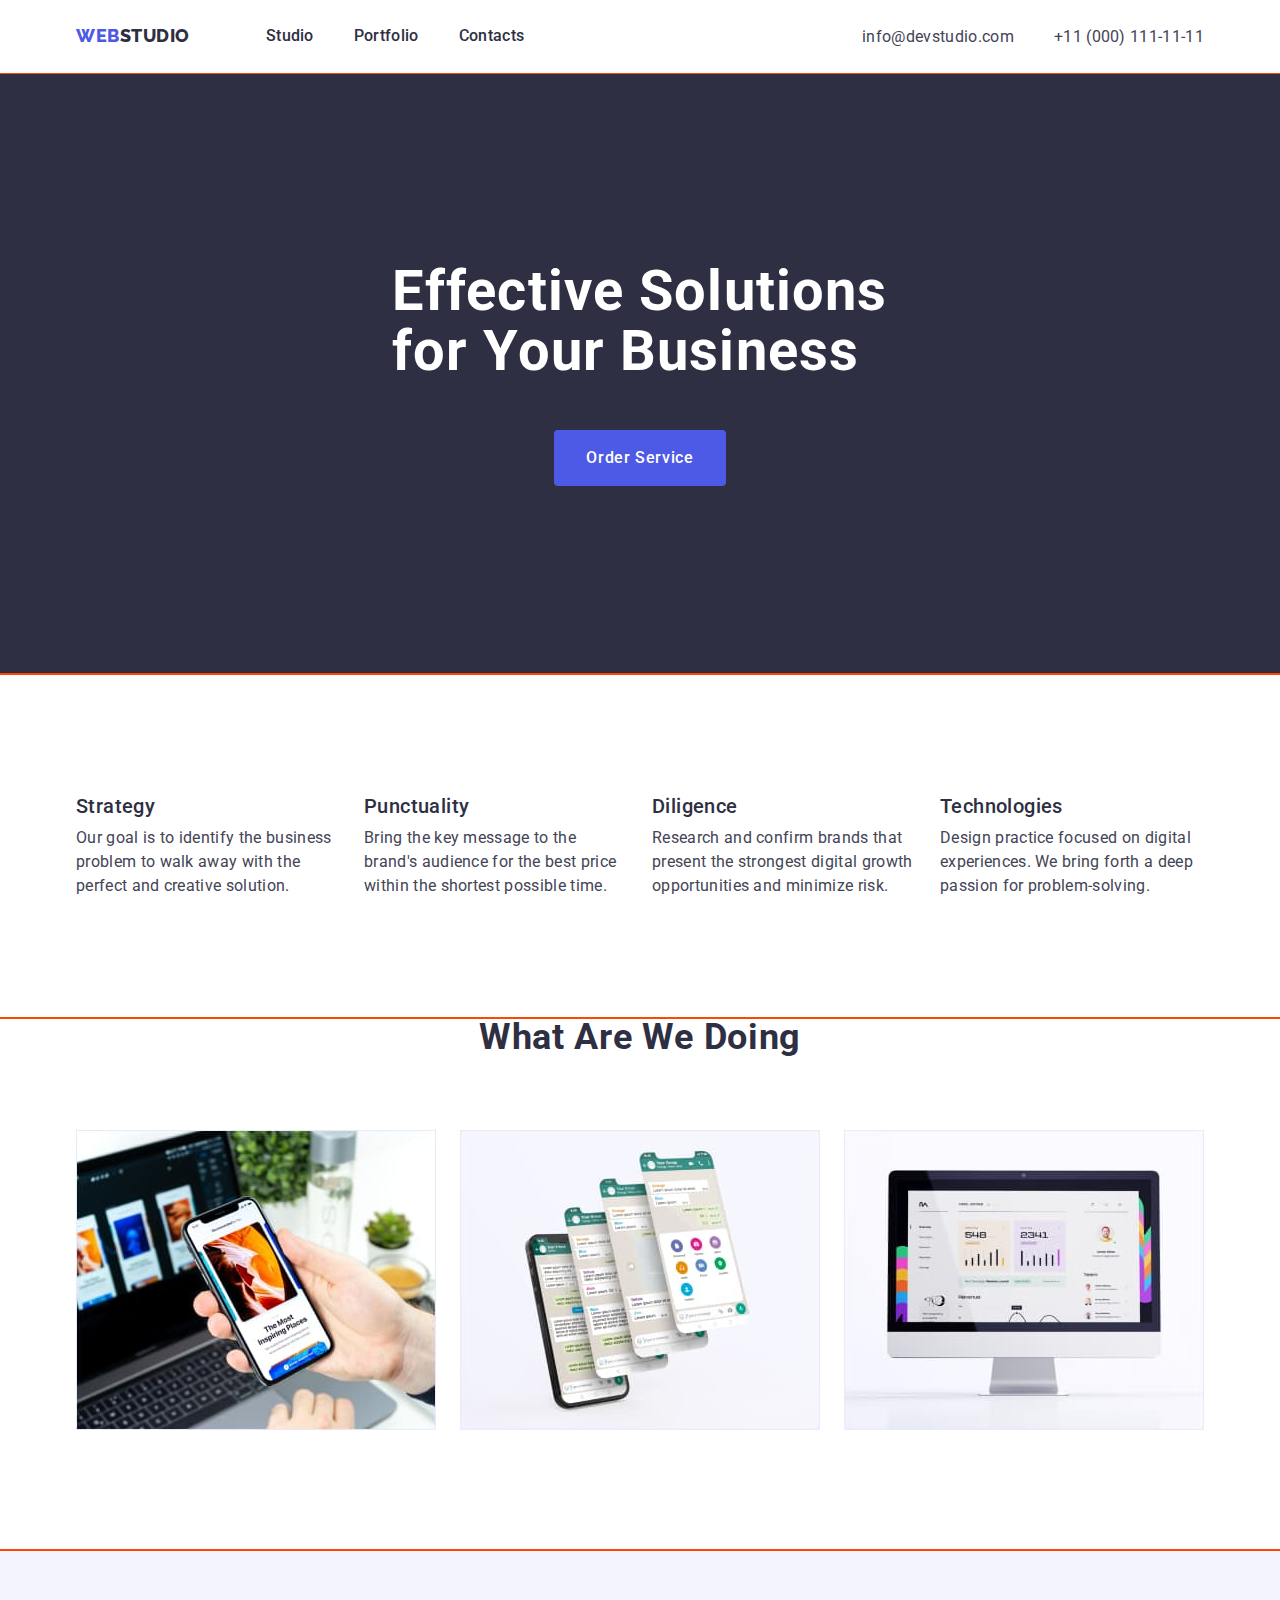
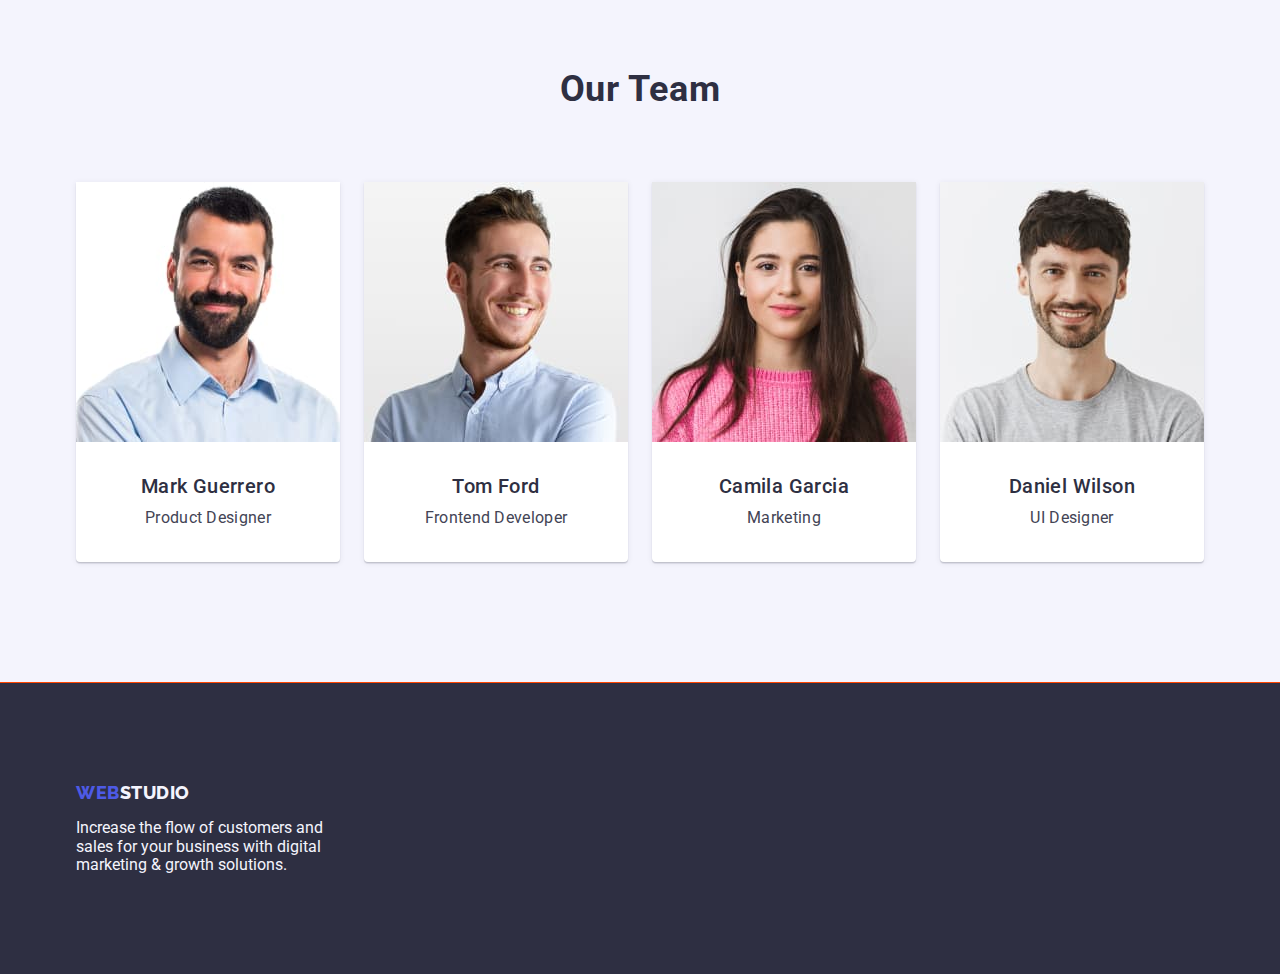
<file: index.html>
<!DOCTYPE html>
<html lang="en">
  <head>
    <meta charset="UTF-8" />
    <meta http-equiv="X-UA-Compatible" content="IE=edge" />
    <meta name="viewport" content="width=device-width, initial-scale=1.0" />
    <title>Main page</title>
    <link rel="preconnect" href="https://fonts.googleapis.com" />
    <link rel="preconnect" href="https://fonts.gstatic.com" crossorigin />
    <link
      href="https://fonts.googleapis.com/css2?family=Raleway:wght@800&family=Roboto:wght@400;500;700;900&display=swap"
      rel="stylesheet"
    />
    <link
      rel="stylesheet"
      href="https://cdnjs.cloudflare.com/ajax/libs/modern-normalize/1.1.0/modern-normalize.min.css"
    />
    <link rel="stylesheet" href="./css/styles.css" />
  </head>

  <body>
    <!-- Хедер -->

    <header class="header">
      <div class="container header-container">
        <nav class="nav">
          <a href="./index.html" class="web-logo link"
            >Web<span class="studio-logo">Studio</span></a
          >
          <ul class="list nav-list">
            <li class="item">
              <a href="./index.html" class="nav-link link">Studio</a>
            </li>
            <li class="item">
              <a href="./portfolio.html" class="nav-link link">Portfolio</a>
            </li>
            <li class="item">
              <a href="" class="nav-link link">Contacts</a>
            </li>
          </ul>
        </nav>
        <address class="contacts">
          <ul class="list contact-list">
            <li class="item">
              <a href="mailto:info@devstudio.com" class="contact link"
                >info@devstudio.com</a
              >
            </li>
            <li class="item">
              <a href="tel:+110001111111" class="contact link"
                >+11 (000) 111-11-11</a
              >
            </li>
          </ul>
        </address>
      </div>
    </header>

    <!-- Основний текст сторінки -->

    <main>
      <!-- Секція 1 HERO-->

      <section class="hero">
        <div class="container">
          <h1 class="hero-title">Effective Solutions for Your Business</h1>
          <button type="button" class="button-hero">Order Service</button>
        </div>
      </section>

      <!-- Секція 2 FEATURES-->

      <section class="features">
        <div class="container">
          <h2 class="title" hidden>Оur Аdvantages</h2>
          <ul class="list features-list">
            <li class="features-item">
              <h3 class="title-features">Strategy</h3>
              <p class="text">
                Our goal is to identify the business problem to walk away with
                the perfect and creative solution.
              </p>
            </li>
            <li class="features-item">
              <h3 class="title-features">Punctuality</h3>
              <p class="text">
                Bring the key message to the brand's audience for the best price
                within the shortest possible time.
              </p>
            </li>
            <li class="features-item">
              <h3 class="title-features">Diligence</h3>
              <p class="text">
                Research and confirm brands that present the strongest digital
                growth opportunities and minimize risk.
              </p>
            </li>
            <li class="features-item">
              <h3 class="title-features">Technologies</h3>
              <p class="text">
                Design practice focused on digital experiences. We bring forth a
                deep passion for problem-solving.
              </p>
            </li>
          </ul>
        </div>
      </section>

      <!-- Секція 3 WHAT WE ARE DOING -->

      <section class="galery">
        <div class="container">
          <h2 class="title">What are we doing</h2>
          <ul class="list galery-list">
            <li class="galery-item">
              <img
                src="./images/what-are-we-doing/phone-in-hand.jpg"
                alt="phone-in-hand"
                width="360"
                height="300"
              />
            </li>
            <li class="galery-item">
              <img
                src="./images/what-are-we-doing/phone-with-tabs.jpg"
                alt="phone-with-tabs"
                width="360"
                height="300"
              />
            </li>
            <li class="galery-item">
              <img
                src="./images/what-are-we-doing/monitor.jpg"
                alt="monitor"
                width="360"
                height="300"
              />
            </li>
          </ul>
        </div>
      </section>

      <!-- Секція 4 OUR TEAM-->

      <section class="cards">
        <div class="container">
          <h2 class="title">Our Team</h2>
          <ul class="list card-list">
            <li class="card">
              <img
                src="./images/our-team/mark-guerrero.jpg"
                alt="Product Designer"
                width="264"
                height="260"
              />
              <div class="descruption-card">
                <h3 class="title-features">Mark Guerrero</h3>
                <p class="text">Product Designer</p>
              </div>
            </li>
            <li class="card">
              <img
                src="./images/our-team/tom-ford.jpg"
                alt="Frontend Developer"
                width="264"
                height="260"
              />
              <div class="descruption-card">
                <h3 class="title-features">Tom Ford</h3>
                <p class="text">Frontend Developer</p>
              </div>
            </li>
            <li class="card">
              <img
                src="./images/our-team/camila-garcia.jpg"
                alt="Marketing"
                width="264"
                height="260"
              />
              <div class="descruption-card">
                <h3 class="title-features">Camila Garcia</h3>
                <p class="text">Marketing</p>
              </div>
            </li>
            <li class="card">
              <img
                src="./images/our-team/daniel-wilson.jpg"
                alt="UI Designer"
                width="264"
                height="260"
              />
              <div class="descruption-card">
                <h3 class="title-features">Daniel Wilson</h3>
                <p class="text">UI Designer</p>
              </div>
            </li>
          </ul>
        </div>
      </section>
    </main>

    <!-- Футер -->

    <footer class="footer-element">
      <div class="container">
        <div class="footer-block">
          <a href="./index.html" class="web-logo link"
            >Web<span class="studio-logo footer-logo">Studio</span>
          </a>
          <p class="text-footer">
            Increase the flow of customers and sales for your business with
            digital marketing & growth solutions.
          </p>
        </div>
      </div>
    </footer>
  </body>
</html>
</file>
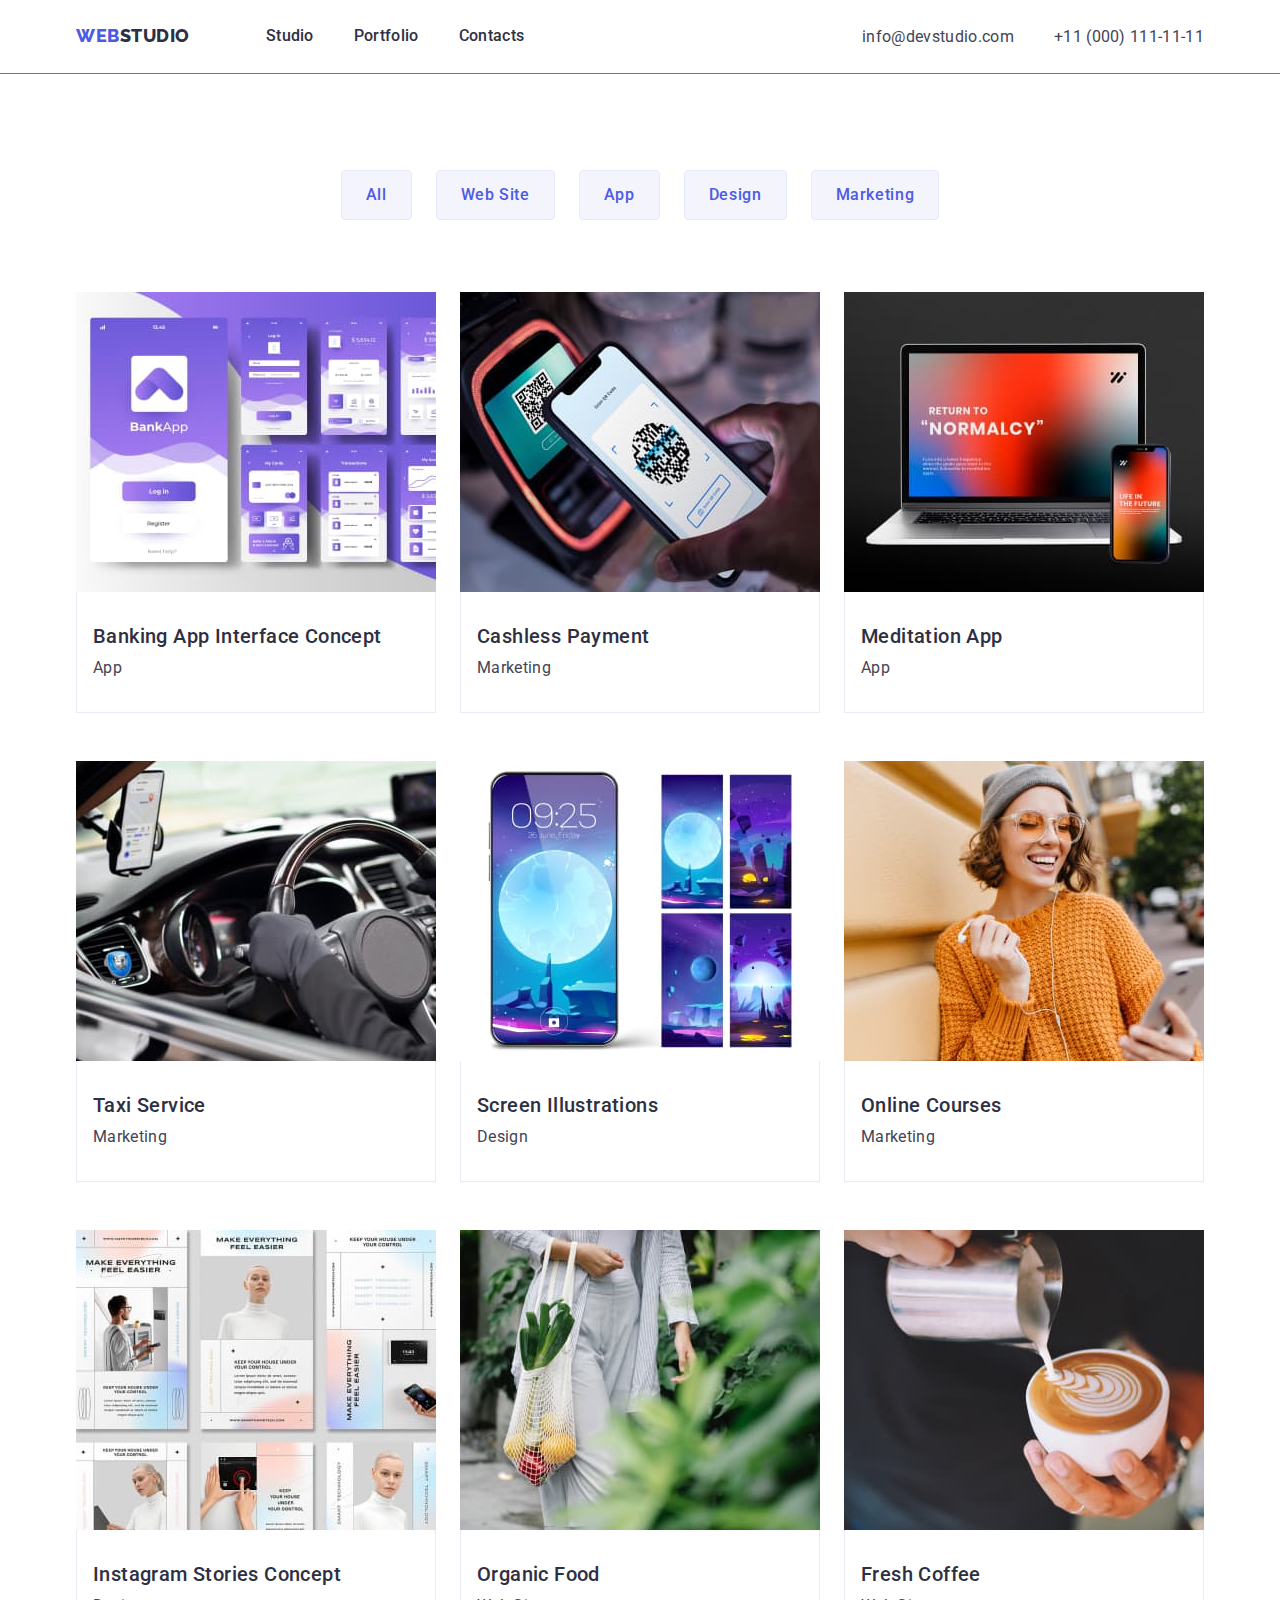
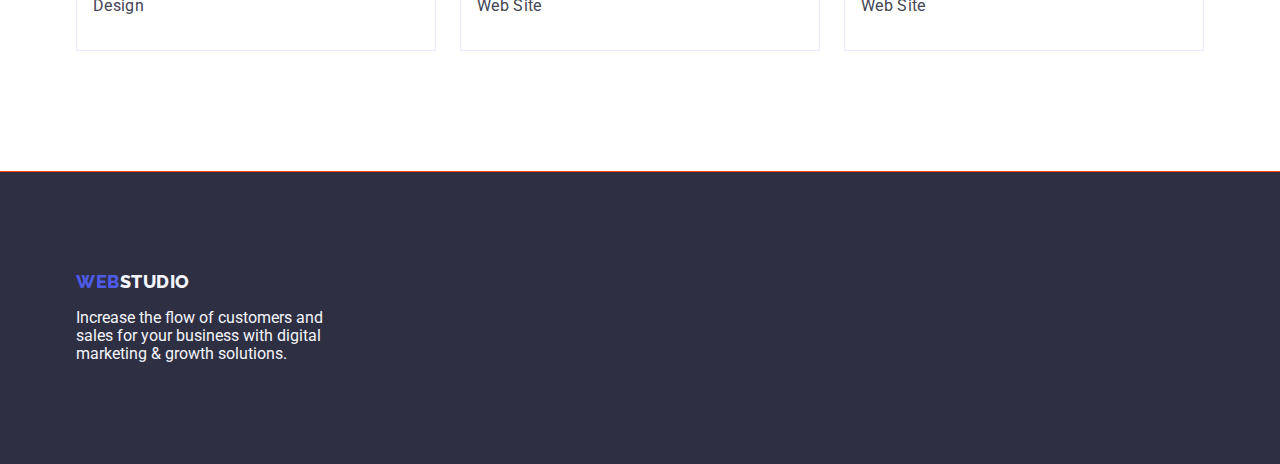
<file: portfolio.html>
<!DOCTYPE html>
<html lang="en">
  <head>
    <meta charset="UTF-8" />
    <meta http-equiv="X-UA-Compatible" content="IE=edge" />
    <meta name="viewport" content="width=device-width, initial-scale=1.0" />
    <title>Portfolio</title>
    <link rel="preconnect" href="https://fonts.googleapis.com" />
    <link rel="preconnect" href="https://fonts.gstatic.com" crossorigin />
    <link
      href="https://fonts.googleapis.com/css2?family=Raleway:wght@800&family=Roboto:wght@400;500;700;900&display=swap"
      rel="stylesheet"
    />
    <link
      rel="stylesheet"
      href="https://cdnjs.cloudflare.com/ajax/libs/modern-normalize/1.1.0/modern-normalize.min.css"
    />
    <link rel="stylesheet" href="./css/styles.css" />
  </head>
  <body>
    <!-- Хедер -->
    <header class="header">
      <div class="container header-container">
        <nav class="nav">
          <a href="./index.html" class="web-logo link"
            >Web<span class="studio-logo">Studio</span></a
          >
          <ul class="list nav-list">
            <li class="item">
              <a href="./index.html" class="nav-link link">Studio</a>
            </li>
            <li class="item">
              <a href="./portfolio.html" class="nav-link link">Portfolio</a>
            </li>
            <li class="item">
              <a href="" class="nav-link link">Contacts</a>
            </li>
          </ul>
        </nav>
        <address class="contacts">
          <ul class="list contact-list">
            <li class="item">
              <a href="mailto:info@devstudio.com" class="contact link"
                >info@devstudio.com</a
              >
            </li>
            <li class="item">
              <a href="tel:+110001111111" class="contact link"
                >+11 (000) 111-11-11</a
              >
            </li>
          </ul>
        </address>
      </div>
    </header>

    <!-- Основний текст сторінки -->

    <main>
      <!-- PORTFOLIO -->
      <section class="portfolio">
        <div class="container">
          <h1 hidden>Portfolio</h1>

          <!-- PORTFOLIO BUTTONS -->

          <ul class="list button-list">
            <li class="button-item">
              <button type="button" class="button-portfolio">All</button>
            </li>
            <li class="button-item">
              <button type="button" class="button-portfolio">Web Site</button>
            </li>
            <li class="button-item">
              <button type="button" class="button-portfolio">App</button>
            </li>
            <li class="button-item">
              <button type="button" class="button-portfolio">Design</button>
            </li>
            <li class="button-item">
              <button type="button" class="button-portfolio">Marketing</button>
            </li>
          </ul>

          <!-- PORTFOLIO CARDS -->

          <ul class="list portfolio-list">
            <li class="portfolio-item">
              <a href="" class="link">
                <img
                  src="./images/portfolio/bank-application.jpg"
                  alt="bank-application"
                  width="360"
                  height="300"
                />
                <div class="portfolio-descruption">
                  <h2 class="title-features">Banking App Interface Concept</h2>
                  <p class="text">App</p>
                </div>
              </a>
            </li>
            <li class="portfolio-item">
              <a href="" class="link">
                <img
                  src="./images/portfolio/scaner-phone.jpg"
                  alt="scaner-phone"
                  width="360"
                  height="300"
                />
                <div class="portfolio-descruption">
                  <h2 class="title-features">Cashless Payment</h2>
                  <p class="text">Marketing</p>
                </div>
              </a>
            </li>
            <li class="portfolio-item">
              <a href="" class="link">
                <img
                  src="./images/portfolio/macbook-and-phone.jpg"
                  alt="macbook-and-phone"
                  width="360"
                  height="300"
                />
                <div class="portfolio-descruption">
                  <h2 class="title-features">Meditation App</h2>
                  <p class="text">App</p>
                </div>
              </a>
            </li>
            <li class="portfolio-item">
              <a href="" class="link">
                <img
                  src="./images/portfolio/inside-car.jpg"
                  alt="inside-car"
                  width="360"
                  height="300"
                />
                <div class="portfolio-descruption">
                  <h2 class="title-features">Taxi Service</h2>
                  <p class="text">Marketing</p>
                </div>
              </a>
            </li>
            <li class="portfolio-item">
              <a href="" class="link">
                <img
                  src="./images/portfolio/phones-wallpaper.jpg"
                  alt="phones-wallpaper"
                  width="360"
                  height="300"
                />
                <div class="portfolio-descruption">
                  <h2 class="title-features">Screen Illustrations</h2>
                  <p class="text">Design</p>
                </div>
              </a>
            </li>
            <li class="portfolio-item">
              <a href="" class="link">
                <img
                  src="./images/portfolio/girl-is-smile.jpg"
                  alt="girl-is-smile"
                  width="360"
                  height="300"
                />
                <div class="portfolio-descruption">
                  <h2 class="title-features">Online Courses</h2>
                  <p class="text">Marketing</p>
                </div>
              </a>
            </li>
            <li class="portfolio-item">
              <a href="" class="link">
                <img
                  src="./images/portfolio/colage.jpg"
                  alt="colage"
                  width="360"
                  height="300"
                />
                <div class="portfolio-descruption">
                  <h2 class="title-features">Instagram Stories Concept</h2>
                  <p class="text">Design</p>
                </div>
              </a>
            </li>
            <li class="portfolio-item">
              <a href="" class="link">
                <img
                  src="./images/portfolio/woman-witth-food.jpg"
                  alt="woman-witth-food"
                  width="360"
                  height="300"
                />
                <div class="portfolio-descruption">
                  <h2 class="title-features">Organic Food</h2>
                  <p class="text">Web Site</p>
                </div>
              </a>
            </li>
            <li class="portfolio-item">
              <a href="" class="link">
                <img
                  src="./images/portfolio/cappuchino.jpg"
                  alt="cappuchino"
                  width="360"
                  height="300"
                />
                <div class="portfolio-descruption">
                  <h2 class="title-features">Fresh Coffee</h2>
                  <p class="text">Web Site</p>
                </div>
              </a>
            </li>
          </ul>
        </div>
      </section>
    </main>

    <!-- Футер -->

    <footer class="footer-element">
      <div class="container">
        <div class="footer-block">
          <a href="./index.html" class="web-logo link"
            >Web<span class="studio-logo footer-logo">Studio</span>
          </a>
          <p class="text-footer">
            Increase the flow of customers and sales for your business with
            digital marketing & growth solutions.
          </p>
        </div>
      </div>
    </footer>
  </body>
</html>
</file>
<file: css/styles.css>
:root {
  --primary-bg-color: #ffffff;

  --main-text-color: #434455;

  --dark-accent: #2e2f42;

  --light-accent: #f4f4fd;

  --accent-color: #4d5ae5;

  --hover-focus-color: #404bbf;

  --button-border: #e7e9fc;
}

section {
  outline: 1px solid orangered;
}

/* ==========BODY========== */

body {
  font-family: 'Roboto', sans-serif;
  background-color: var(--primary-bg-color);
  color: var(--main-text-color);
}
/* CONTAINER */
.container {
  margin-left: auto;
  margin-right: auto;
  width: 1158px;
  padding: 0 15px;
  /* outline: 1px solid tomato; */
}
.nav-container {
  border-bottom: 1px solid var(--button-border);
}
/* Specification */

.list {
  list-style-type: none;
  font-style: normal;
  padding: 0;
  margin: 0;
}

h1,
h2,
h3,
h4,
h5,
h6,
p,
ul {
  margin-top: 0;
  margin-bottom: 0;
}

.link {
  text-decoration: none;
}

img {
  display: block;
}

/* ----------HEADER---------- */

.header {
  border-bottom: 1px solid var(--button-border);
}
.header-container {
  display: flex;
  align-items: baseline;
  justify-content: space-between;
}

.nav {
  display: flex;
  justify-content: space-between;
  align-items: center;
}
/*  LOGO  */

.web-logo {
  color: var(--accent-color);
  font-family: 'Raleway', sans-serif;
  font-weight: 800;
  font-size: 18px;
  line-height: 1.17;
  letter-spacing: 0.03em;
  text-transform: uppercase;
  margin-right: 76px;
}
.studio-logo {
  color: var(--dark-accent);
  font-family: 'Raleway', sans-serif;
  font-weight: 800;
  font-size: 18px;
  line-height: 1.17;
  letter-spacing: 0.03em;
  text-transform: uppercase;
}

/* NAVIGATION */

.nav-link {
  display: block;
  padding-top: 24px;
  padding-bottom: 24px;

  color: var(--dark-accent);
  font-family: 'Roboto', sans-serif;
  font-weight: 500;
  font-size: 16px;
  line-height: 1.5;
  letter-spacing: 0.02em;

  /* outline: 1px solid orangered; */
}
.nav-link:hover,
.nav-link:focus {
  color: var(--hover-focus-color);
}

.nav-list {
  display: flex;
}
.nav-list > .item {
  margin-right: 40px;
}
.nav-list > .item:last-child {
  margin-right: 0;
}

/* ADDRESS */

address {
  font-style: normal;
}
.contact {
  display: block;
  padding-top: 24px;
  padding-bottom: 24px;

  color: var(--main-text-color);
  font-weight: 400;
  font-size: 16px;
  line-height: 1.5;
  letter-spacing: 0.02em;
}
.contact:hover,
.contact:focus {
  color: var(--hover-focus-color);
}

.contact-list {
  display: flex;
}
.contact-list > .item {
  margin-right: 40px;
}

.contact-list > .item:last-child {
  margin-right: 0;
}

/* ----------MAIN PAGE---------- */

/* SECTION 1 - HERO */

.hero {
  background-color: var(--dark-accent);
  padding: 188px 0;
}
.hero-title {
  max-width: 496px;
  margin-bottom: 48px;
  color: var(--primary-bg-color);
  font-weight: 700;
  font-size: 56px;
  line-height: 1.07;
  letter-spacing: 0.02em;
  margin-left: auto;
  margin-right: auto;
}

/* BUTTON HERO */

.button-hero {
  display: block;
  color: var(--primary-bg-color);
  background-color: var(--accent-color);
  font-family: 'Roboto', sans-serif;
  font-weight: 500;
  font-size: 16px;
  line-height: 1.5;
  letter-spacing: 0.04em;
  border: 0;
  border-radius: 4px;
  padding: 16px 32px;
  min-width: 169px;
  cursor: pointer;
  margin-left: auto;
  margin-right: auto;
}
.button-hero:hover,
.button-hero:focus {
  background-color: var(--hover-focus-color);
}

/* SECTION 2 - FEATURES */
.features {
  padding-top: 120px;
  padding-bottom: 120px;
}
.features-list {
  display: flex;
  gap: 24px;
}
.features-item {
  width: calc((100% - 3 * 24px) / 4);
}
.title-features {
  margin-bottom: 8px;
  color: var(--dark-accent);
  font-weight: 500;
  font-size: 20px;
  line-height: 1.2;
  letter-spacing: 0.02em;
}
.text {
  color: var(--main-text-color);
  font-weight: 400;
  font-size: 16px;
  line-height: 1.5;
  letter-spacing: 0.02em;
}

/* SECTION 3 WHAT WE ARE DOING */

.galery {
  padding-bottom: 120px;
}
.galery-list {
  display: flex;
  gap: 24px;
}
.galery-item {
  width: calc(100% - 3 * 16px) / 3;
}
.title {
  margin-bottom: 72px;
  color: var(--dark-accent);
  font-weight: 700;
  font-size: 36px;
  line-height: 1.11;
  text-align: center;
  letter-spacing: 0.02em;
  text-transform: capitalize;
}

/* SECTION 4 */

.cards {
  background-color: var(--light-accent);
  padding-top: 120px;
  padding-bottom: 120px;
}
.card {
  display: block;
  background-color: var(--primary-bg-color);
  box-shadow: 0px 1px 6px rgba(46, 47, 66, 0.08),
    0px 1px 1px rgba(46, 47, 66, 0.16), 0px 2px 1px rgba(46, 47, 66, 0.08);
  border-radius: 0px 0px 4px 4px;
}
.descruption-card {
  display: flex;
  display: block;
  text-align: center;
  padding: 32px 16px;
}
.card-list {
  display: flex;
  gap: 24px;
}
.card {
  width: calc((100%-72px) / 4);
}

/* ==========FOOTER========== */

.footer-element {
  background-color: var(--dark-accent);
  color: var(--light-accent);
  padding-top: 100px;
  padding-bottom: 100px;
}
.footer-logo {
  color: var(--light-accent);
  text-transform: uppercase;
}
.footer-block {
  max-width: 264px;
}
.footer-block > .link {
  display: inline-block;
  margin-bottom: 16px;
}

/* ==========PORTFOLIO========== */

.portfolio {
  padding-top: 96px;
  padding-bottom: 120px;
}

.button-portfolio {
  display: inline-block;

  color: var(--accent-color);
  background-color: var(--light-accent);
  font-family: 'Roboto', sans-serif;
  font-weight: 500;
  font-size: 16px;
  line-height: 1.5;
  letter-spacing: 0.04em;

  border: 1px solid var(--button-border);
  border-radius: 4px;
  padding: 12px 24px;
  cursor: pointer;
}
.button-portfolio:hover,
.button-portfolio:focus {
  color: var(--primary-bg-color);
  background-color: var(--hover-focus-color);
  border: 1px solid transparent;
}

.button-list {
  display: flex;
  gap: 24px;
  justify-content: center;
  margin-bottom: 72px;
}

.portfolio-list {
  display: flex;
  flex-wrap: wrap;
  row-gap: 48px;
  column-gap: 24px;
  justify-content: center;
}
.portfolio-item > .link {
  width: calc((100% - 48px) / 3);
}
.portfolio-descruption {
  border: 1px solid var(--button-border);
  border-top: none;
  padding-top: 32px;
  padding-right: 16px;
  padding-bottom: 32px;
  padding-left: 16px;
}
</file>
